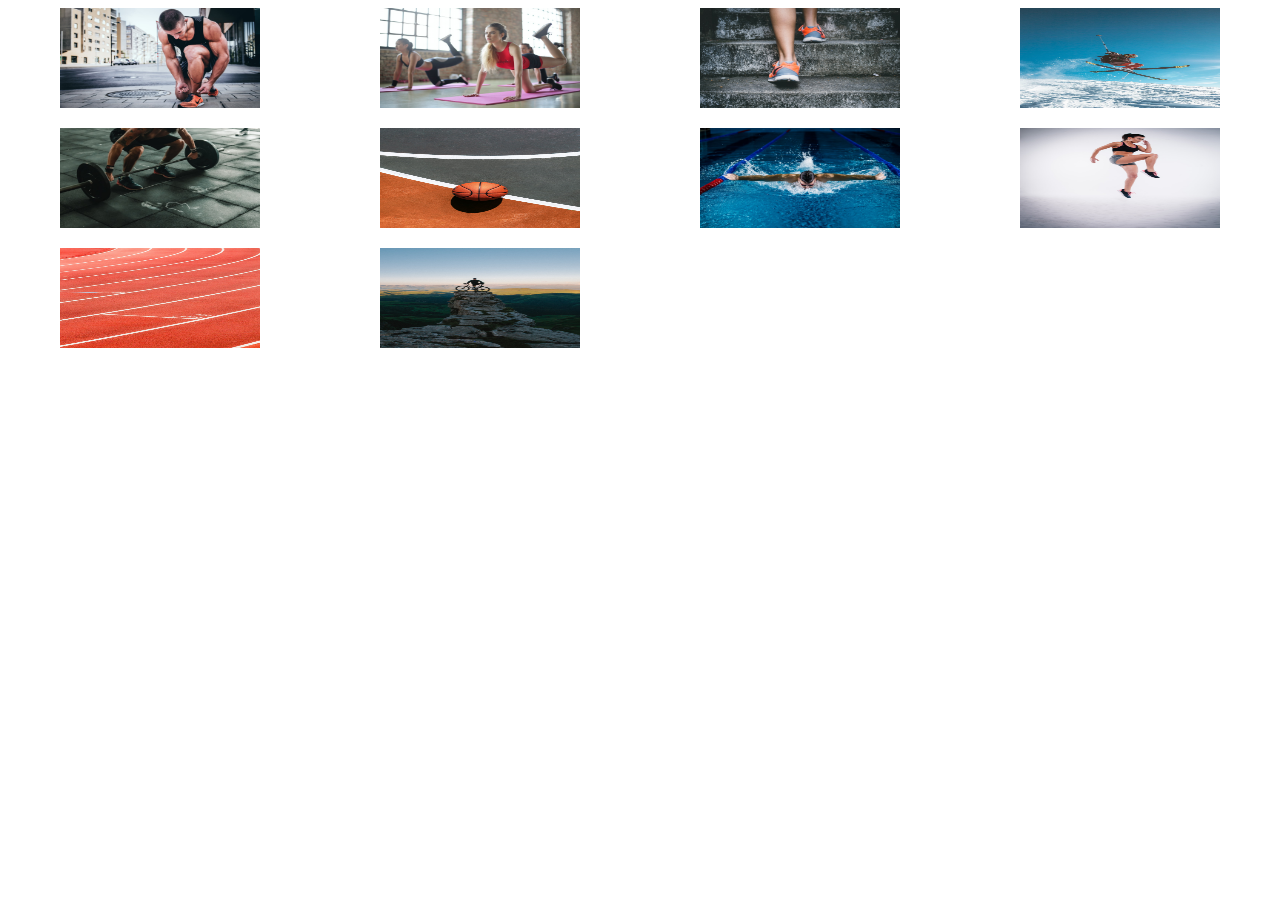
<file: ex01/src/index.html>
<!DOCTYPE html>
<html>

<head>
    <title>Gallery's page</title>
    <link rel="stylesheet" href="../styles/index.css">
</head>

<body>
    <div class="grid-container">
        <div class="grid-item">
            <img id="myBtn" onmouseover="imageHover(this)" onmouseout="imageOut(this)" src="../images/img1.jpg" alt="Marathon">
            <div class="overlay">
                <div onclick="openModal(this)" class="text">Marathon</div>
            </div>
        </div>
        <div class="grid-item">            
            <img src="../images/img2.jpg" alt="Gymnastics">
            <div class="overlay">
                <div onclick="openModal(this)" class="text">Gymnastics</div>
            </div>
        </div>
        <div class="grid-item">            
            <img src="../images/img3.jpg" alt="Climbing">
            <div class="overlay">
            <div onclick="openModal(this)" class="text">Climbing</div>
            </div>
        </div>  
        <div class="pullLeft">            
            <img src="../images/img4.jpg" alt="Skiing">
            <div class="overlay">
            <div onclick="openModal(this)" class="text">Skiing</div>
            </div>
        </div>
        <div class="grid-item">            
            <img src="../images/img5.jpg" alt="Weight Lifting">
            <div class="overlay">
            <div onclick="openModal(this)" class="text">Weight Lifting</div>
            </div>
        </div>
        <div class="grid-item">            
            <img src="../images/img6.jpg" alt="Basketball">
            <div class="overlay">
            <div onclick="openModal(this)" class="text">Basketball</div>
            </div>
        </div> 
        <div class="grid-item">            
            <img src="../images/img7.jpg" alt="Swimming">
            <div class="overlay">
            <div onclick="openModal(this)" class="text">Swimming</div>
            </div>
        </div>
        <div class="pullLeft">            
            <img src="../images/img8.jpg" alt="Jogging">
            <div class="overlay">
            <div onclick="openModal(this)" class="text">Jogging</div>
            </div>
        </div>
        <div class="grid-item">            
            <img src="../images/img9.jpg" alt="Running">
            <div class="overlay">
            <div onclick="openModal(this)" class="text">Running</div>
            </div>
        </div>
        <div class="grid-item">            
            <img src="../images/img10.jpg" alt="Cycling">
            <div class="overlay">
            <div onclick="openModal(this)" class="text">Cycling</div>
            </div>
        </div>
      </div>

   <!-- Trigger/Open The Modal -->
<!--<button id="myBtn"><img src="../images/img10.jpg" alt="image10"></button> -->

<!-- The Modal -->
<div id="marathonModal" class="modal">

  <!-- Modal content -->
  <div id="content" class="modal-content">
    <span class="close" onclick="hideModal(this)">&times;</span>
    <object data="../src/image01.html" width="100%" height="100%"></object>
  </div>
</div>

<div id="gymnasticModal" class="modal">

    <!-- Modal content -->
    <div id="content" class="modal-content">
      <span class="close" onclick="hideModal(this)">&times;</span>
      <object data="../src/image02.html" width="100%" height="100%"></object>
    </div>
  </div>

  <div id="climbingModal" class="modal">

    <!-- Modal content -->
    <div id="content" class="modal-content">
      <span class="close" onclick="hideModal(this)">&times;</span>
      <object data="../src/image03.html" width="100%" height="100%"></object>
    </div>
  </div>

  <div id="skiingModal" class="modal">

    <!-- Modal content -->
    <div id="content" class="modal-content">
      <span class="close" onclick="hideModal(this)">&times;</span>
      <object data="../src/image04.html" width="100%" height="100%"></object>
    </div>
  </div>

  <div id="weightLiftingModal" class="modal">

    <!-- Modal content -->
    <div id="content" class="modal-content">
      <span class="close" onclick="hideModal(this)">&times;</span>
      <object data="../src/image05.html" width="100%" height="100%"></object>
    </div>
  </div>

  <div id="basketballModal" class="modal">

    <!-- Modal content -->
    <div id="content" class="modal-content">
      <span class="close" onclick="hideModal(this)">&times;</span>
      <object data="../src/image06.html" width="100%" height="100%"></object>
    </div>
  </div>

  <div id="swimmingModal" class="modal">

    <!-- Modal content -->
    <div id="content" class="modal-content">
      <span class="close" onclick="hideModal(this)">&times;</span>
      <object data="../src/image07.html" width="100%" height="100%"></object>
    </div>
  </div>

  <div id="joggingModal" class="modal">

    <!-- Modal content -->
    <div id="content" class="modal-content">
      <span class="close" onclick="hideModal(this)">&times;</span>
      <object data="../src/image08.html" width="100%" height="100%"></object>
    </div>
  </div>

  <div id="runningModal" class="modal">

    <!-- Modal content -->
    <div id="content" class="modal-content">
      <span class="close" onclick="hideModal(this)">&times;</span>
      <object data="../src/image09.html" width="100%" height="100%"></object>
    </div>
  </div>

  <div id="cyclingModal" class="modal">

    <!-- Modal content -->
    <div id="content" class="modal-content">
      <span class="close" onclick="hideModal(this)">&times;</span>
      <object data="../src/image10.html" width="100%" height="100%"></object>
    </div>
  </div>

<script src="../scripts/index.js"></script>
</body>

</html>
</file>
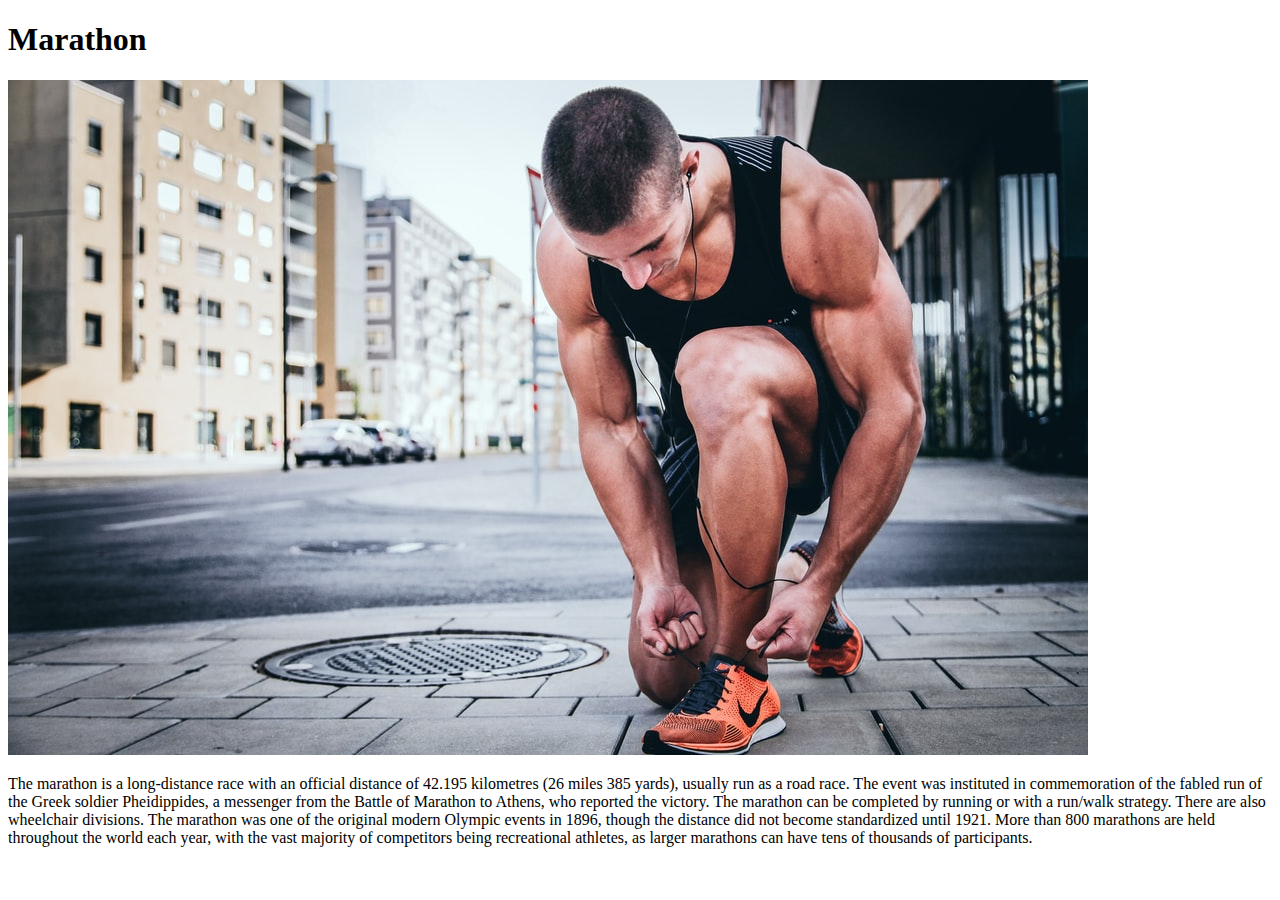
<file: ex01/src/image01.html>
<!DOCTYPE html>
<html>

<head></head>

<body>
    <h1>Marathon</h1>
    <img src="../images/img1.jpg" alt="marathon">
    <p>The marathon is a long-distance race with an official distance of 42.195 kilometres (26 miles 385 yards), usually
        run as a road race. The event was instituted in commemoration of the fabled run of the Greek soldier
        Pheidippides, a messenger from the Battle of Marathon to Athens, who reported the victory. The marathon can be
        completed by running or with a run/walk strategy. There are also wheelchair divisions.

        The marathon was one of the original modern Olympic events in 1896, though the distance did not become
        standardized until 1921. More than 800 marathons are held throughout the world each year, with the vast majority
        of competitors being recreational athletes, as larger marathons can have tens of thousands of participants.</p>

</body>

</html>
</file>
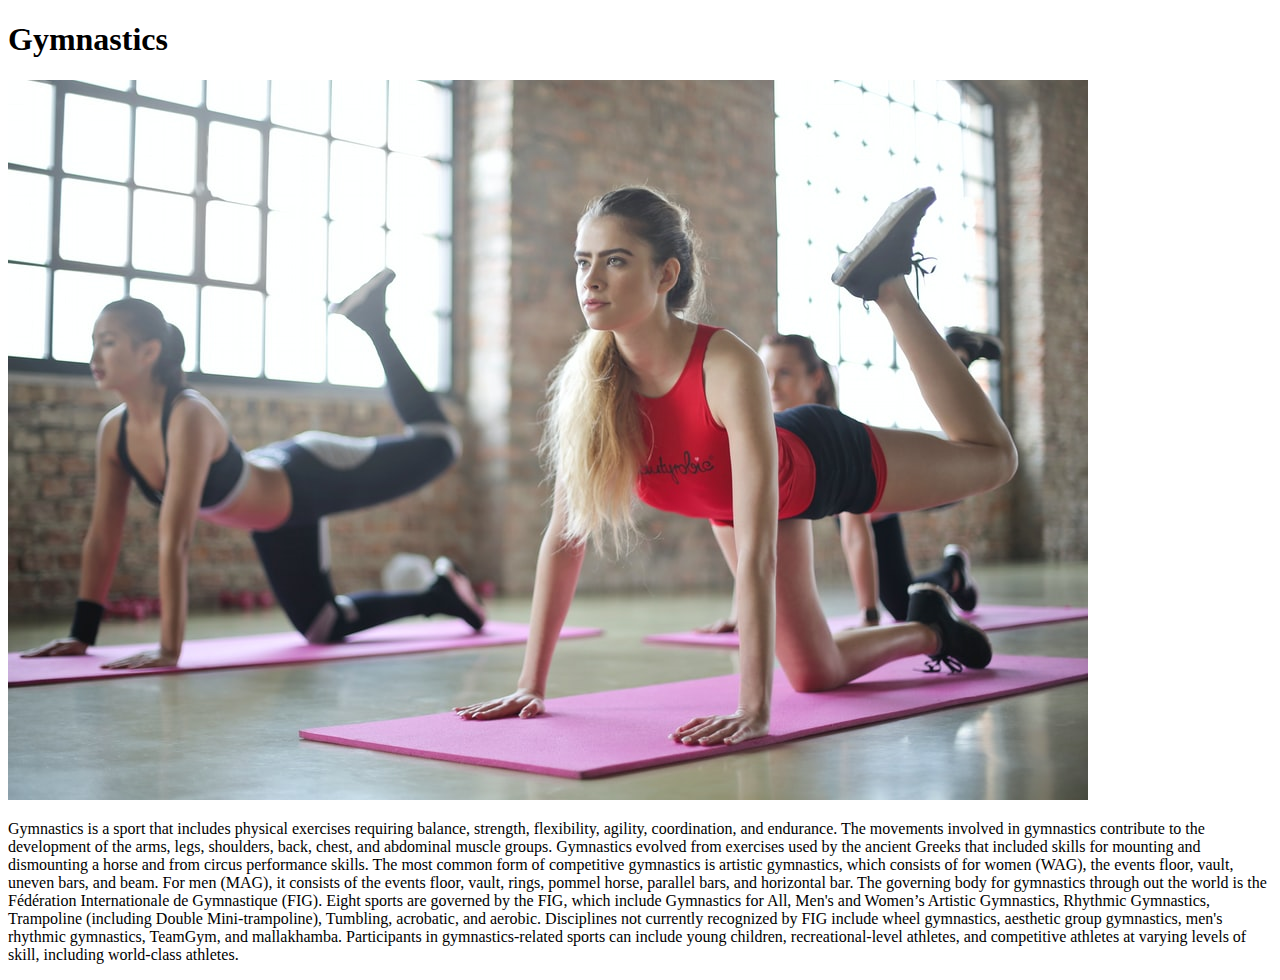
<file: ex01/src/image02.html>
<!DOCTYPE html>
<html>

<head></head>

<body>
    <h1>Gymnastics</h1>
    <img src="../images/img2.jpg" alt="Gymnastics">
    <p>Gymnastics is a sport that includes physical exercises requiring balance, strength, flexibility, agility,
        coordination, and endurance. The movements involved in gymnastics contribute to the development of the arms,
        legs, shoulders, back, chest, and abdominal muscle groups. Gymnastics evolved from exercises used by the ancient
        Greeks that included skills for mounting and dismounting a horse and from circus performance skills.

        The most common form of competitive gymnastics is artistic gymnastics, which consists of for women (WAG), the
        events floor, vault, uneven bars, and beam. For men (MAG), it consists of the events floor, vault, rings, pommel
        horse, parallel bars, and horizontal bar. The governing body for gymnastics through out the world is the
        Fédération Internationale de Gymnastique (FIG). Eight sports are governed by the FIG, which include Gymnastics
        for All, Men's and Women’s Artistic Gymnastics, Rhythmic Gymnastics, Trampoline (including Double
        Mini-trampoline), Tumbling, acrobatic, and aerobic. Disciplines not currently recognized by FIG include wheel
        gymnastics, aesthetic group gymnastics, men's rhythmic gymnastics, TeamGym, and mallakhamba.

        Participants in gymnastics-related sports can include young children, recreational-level athletes, and
        competitive athletes at varying levels of skill, including world-class athletes.</p>

</body>

</html>
</file>
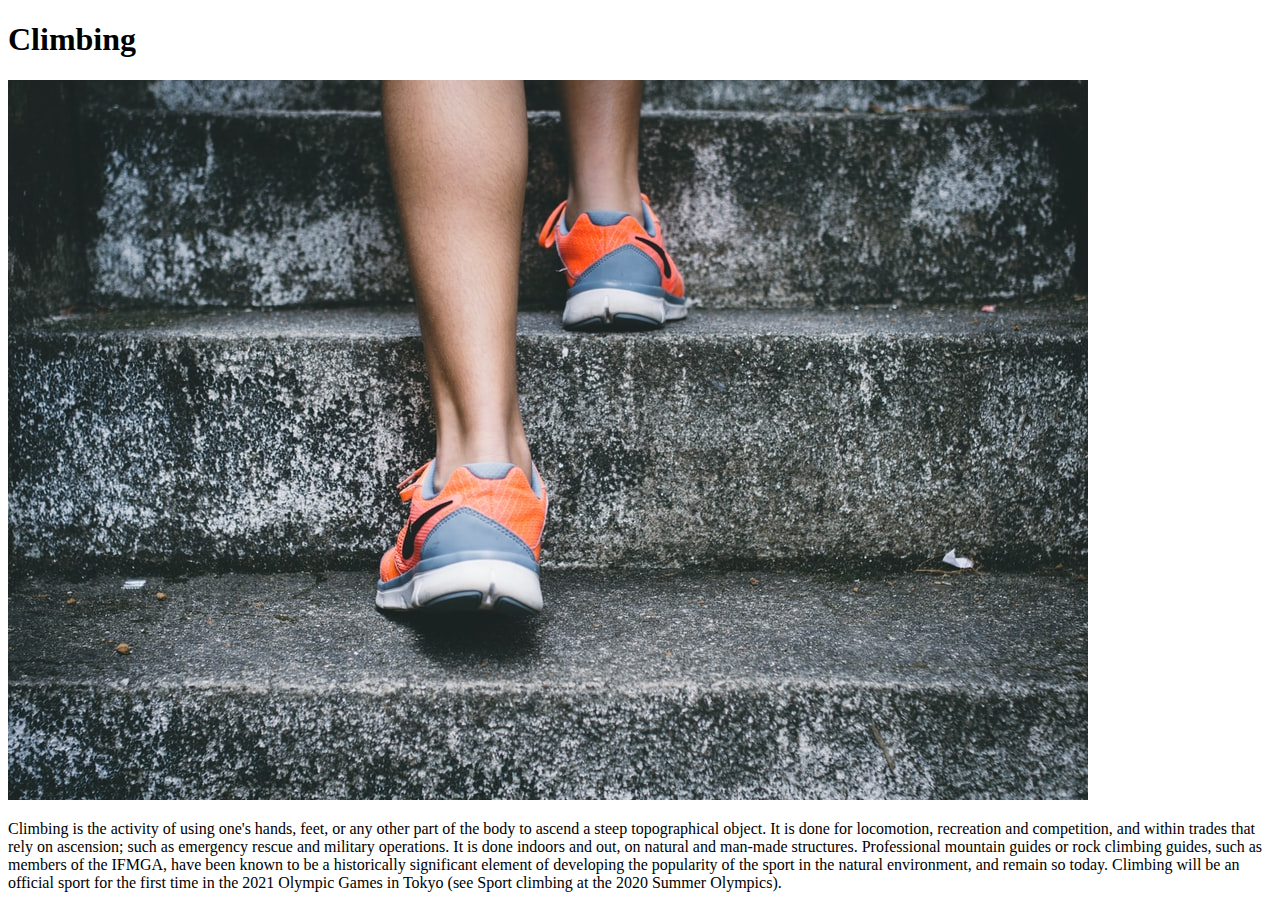
<file: ex01/src/image03.html>
<!DOCTYPE html>
<html>

<head></head>

<body>
    <h1>Climbing</h1>
    <img src="../images/img3.jpg" alt="Climbing">
    <p>Climbing is the activity of using one's hands, feet, or any other part of the body to ascend a steep
        topographical object. It is done for locomotion, recreation and competition, and within trades that rely on
        ascension; such as emergency rescue and military operations. It is done indoors and out, on natural and man-made
        structures.

        Professional mountain guides or rock climbing guides, such as members of the IFMGA, have been known to be a
        historically significant element of developing the popularity of the sport in the natural environment, and
        remain so today.

        Climbing will be an official sport for the first time in the 2021 Olympic Games in Tokyo (see Sport climbing at
        the 2020 Summer Olympics).</p>

</body>

</html>
</file>
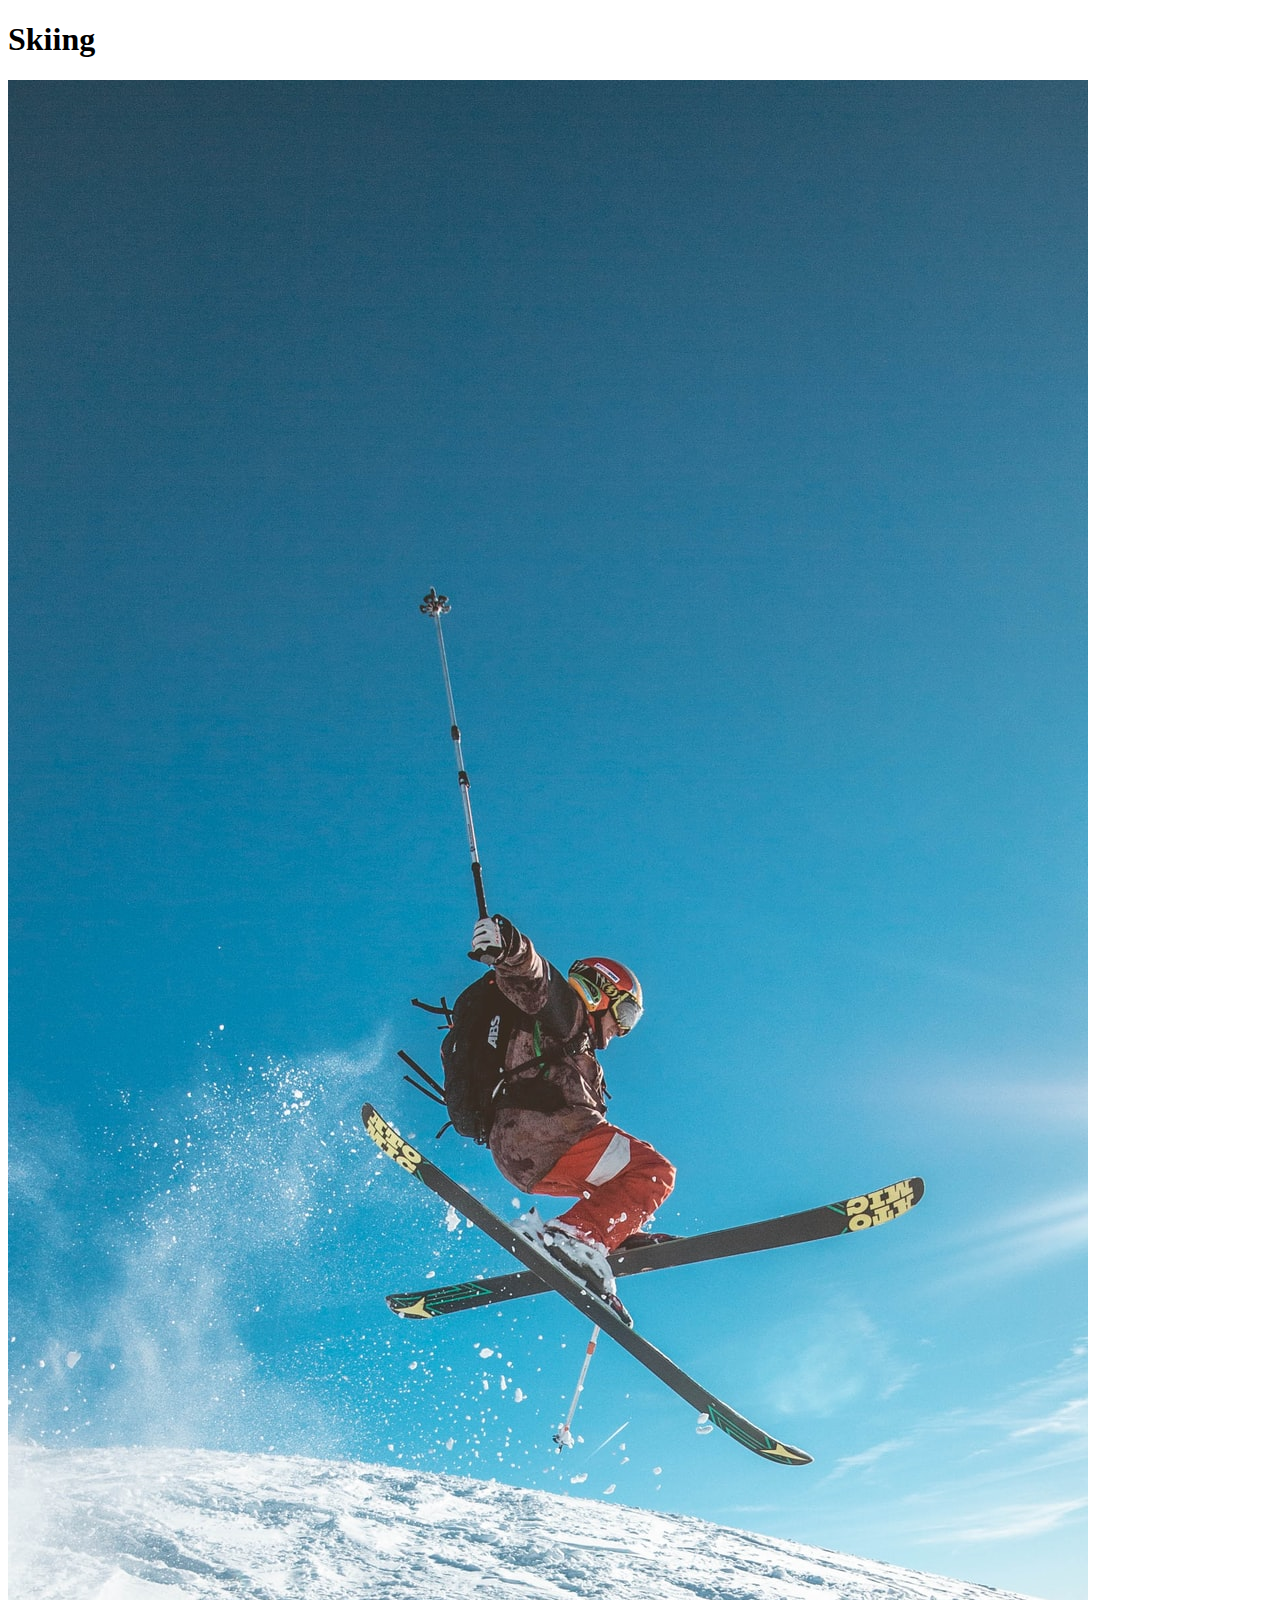
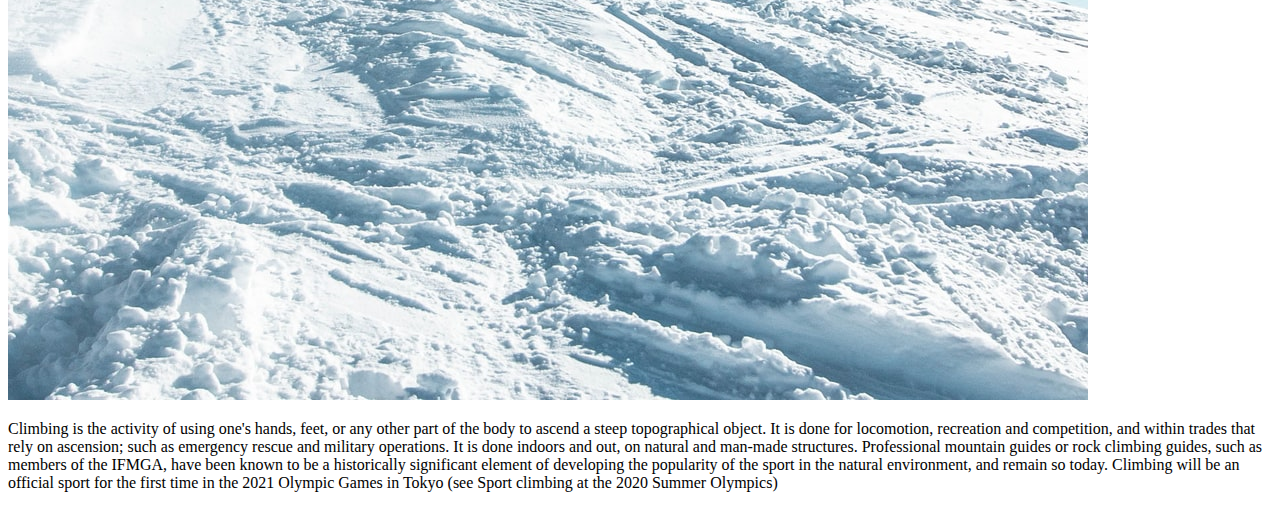
<file: ex01/src/image04.html>
<!DOCTYPE html>
<html>

<head></head>

<body>
    <h1>Skiing</h1>
    <img src="../images/img4.jpg" alt="Skiing">
    <p>Climbing is the activity of using one's hands, feet, or any other part of the body to ascend a steep
        topographical object. It is done for locomotion, recreation and competition, and within trades that rely on
        ascension; such as emergency rescue and military operations. It is done indoors and out, on natural and man-made
        structures.

        Professional mountain guides or rock climbing guides, such as members of the IFMGA, have been known to be a
        historically significant element of developing the popularity of the sport in the natural environment, and
        remain so today.

        Climbing will be an official sport for the first time in the 2021 Olympic Games in Tokyo (see Sport climbing at
        the 2020 Summer Olympics)</p>

</body>

</html>
</file>
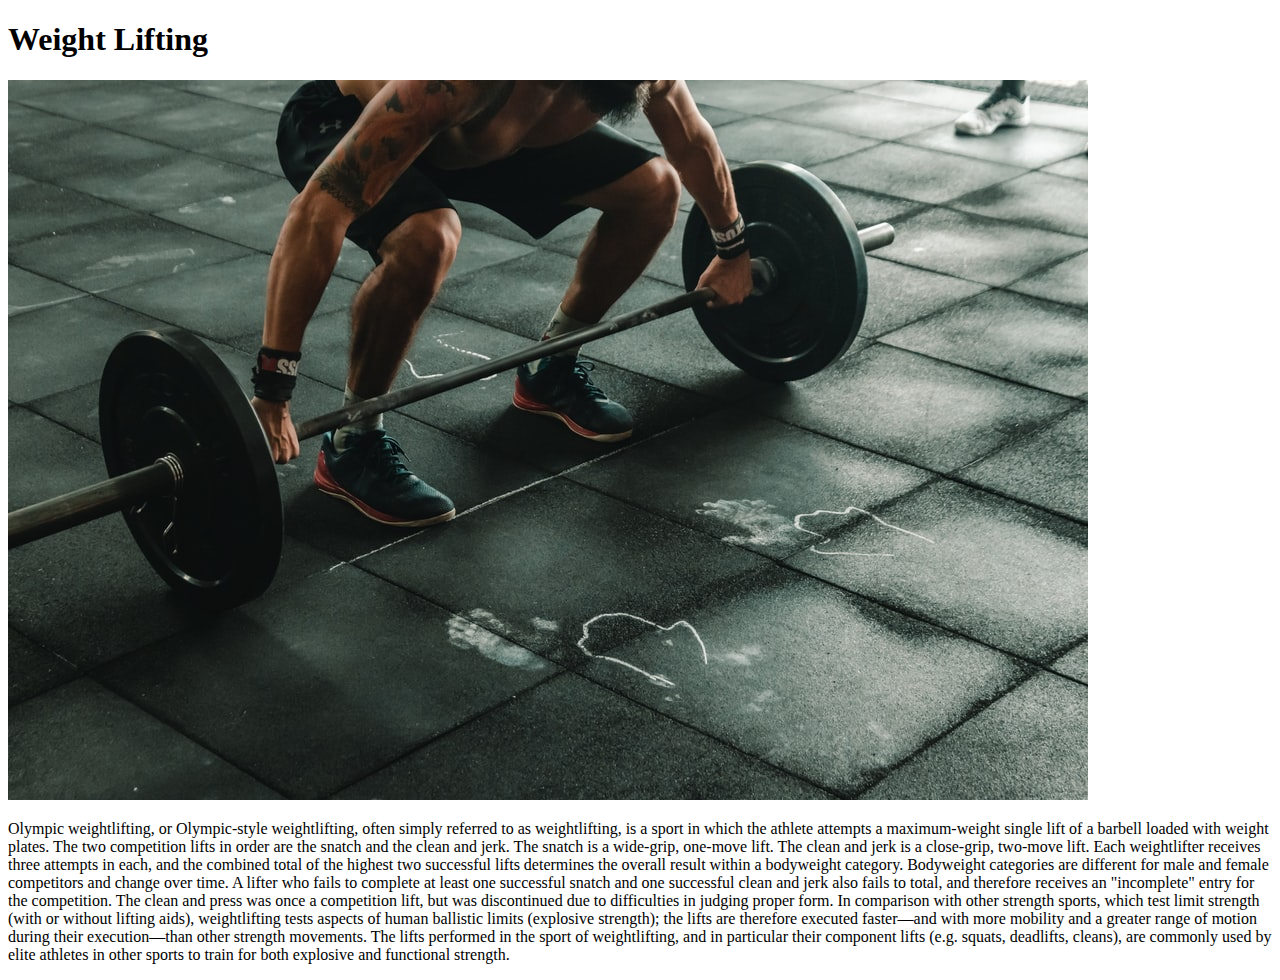
<file: ex01/src/image05.html>
<!DOCTYPE html>
<html>

<head></head>

<body>
    <h1>Weight Lifting</h1>
    <img src="../images/img5.jpg" alt="Weight Lifting">
    <p>Olympic weightlifting, or Olympic-style weightlifting, often simply referred to as weightlifting, is a sport in
        which the athlete attempts a maximum-weight single lift of a barbell loaded with weight plates.

        The two competition lifts in order are the snatch and the clean and jerk. The snatch is a wide-grip, one-move
        lift. The clean and jerk is a close-grip, two-move lift. Each weightlifter receives three attempts in each, and
        the combined total of the highest two successful lifts determines the overall result within a bodyweight
        category. Bodyweight categories are different for male and female competitors and change over time. A lifter who
        fails to complete at least one successful snatch and one successful clean and jerk also fails to total, and
        therefore receives an "incomplete" entry for the competition. The clean and press was once a competition lift,
        but was discontinued due to difficulties in judging proper form.

        In comparison with other strength sports, which test limit strength (with or without lifting aids),
        weightlifting tests aspects of human ballistic limits (explosive strength); the lifts are therefore executed
        faster—and with more mobility and a greater range of motion during their execution—than other strength
        movements.

        The lifts performed in the sport of weightlifting, and in particular their component lifts (e.g. squats,
        deadlifts, cleans), are commonly used by elite athletes in other sports to train for both explosive and
        functional strength.</p>

</body>

</html>
</file>
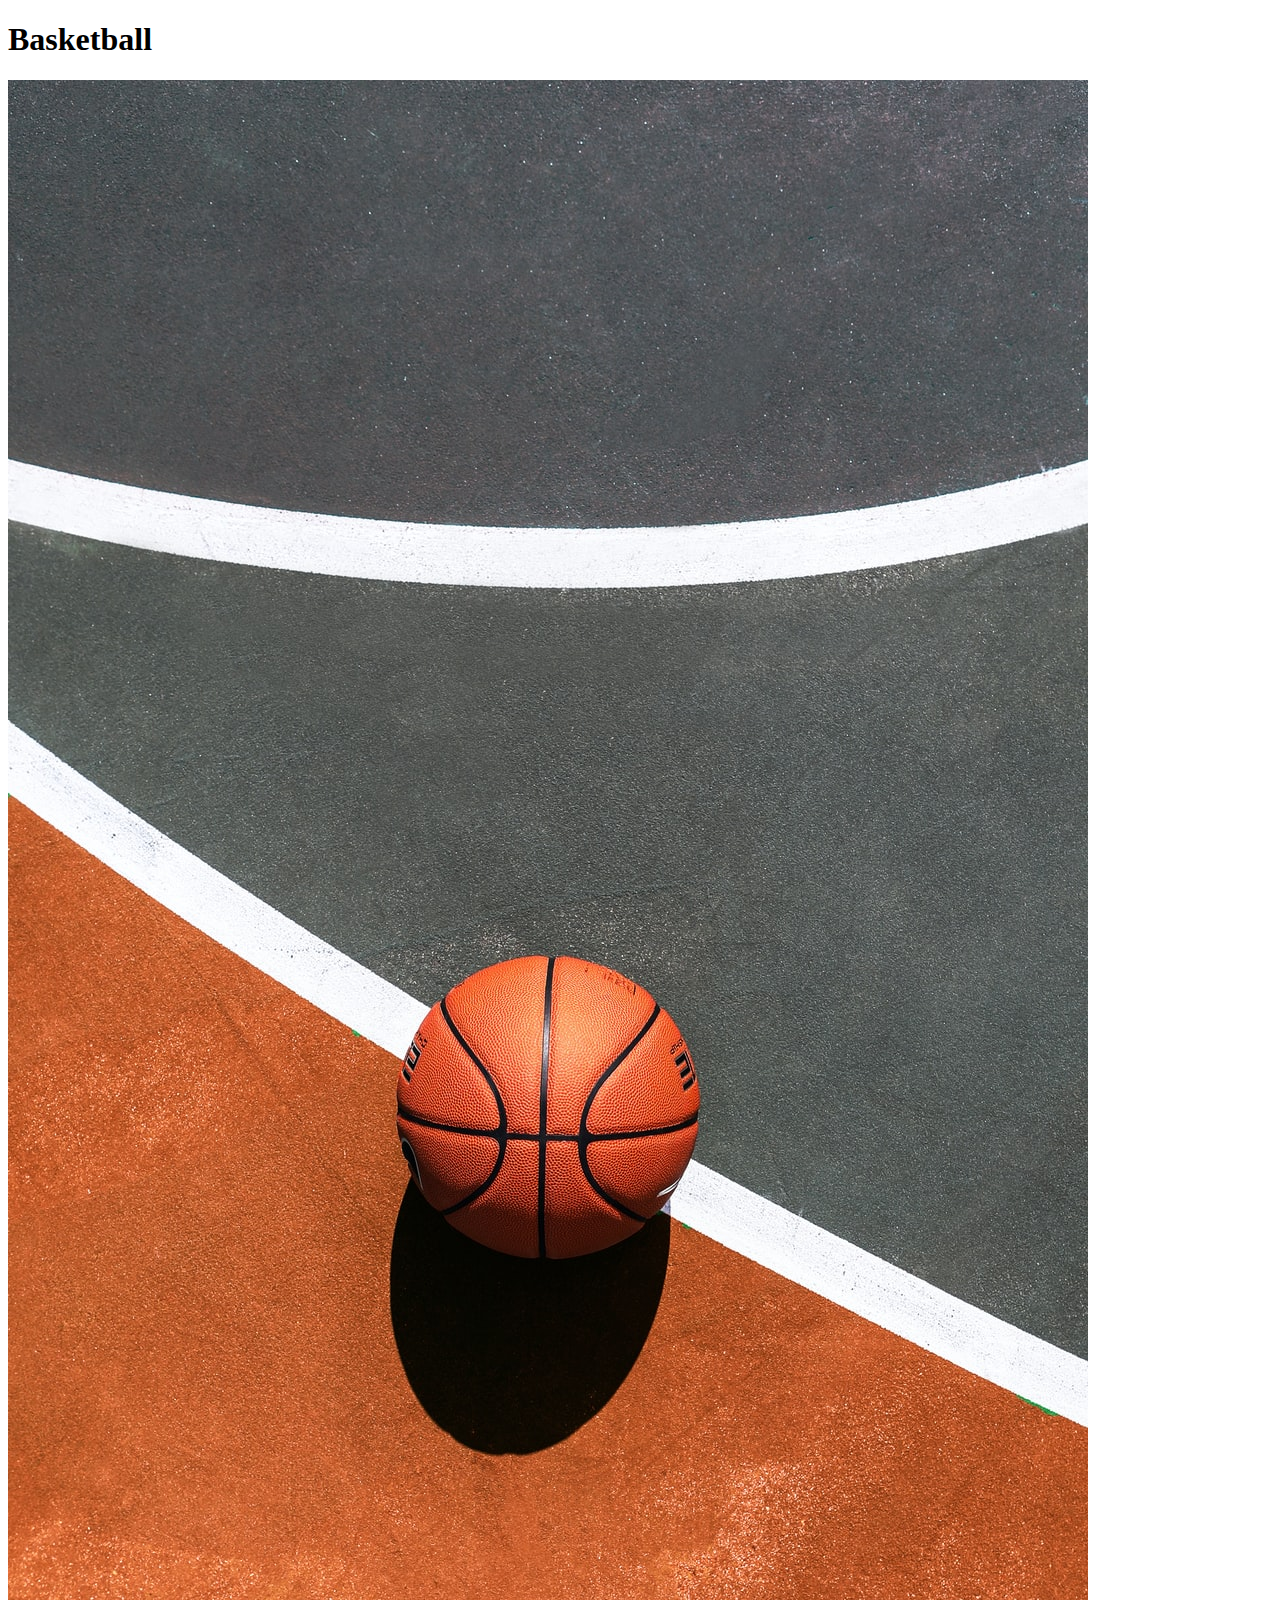
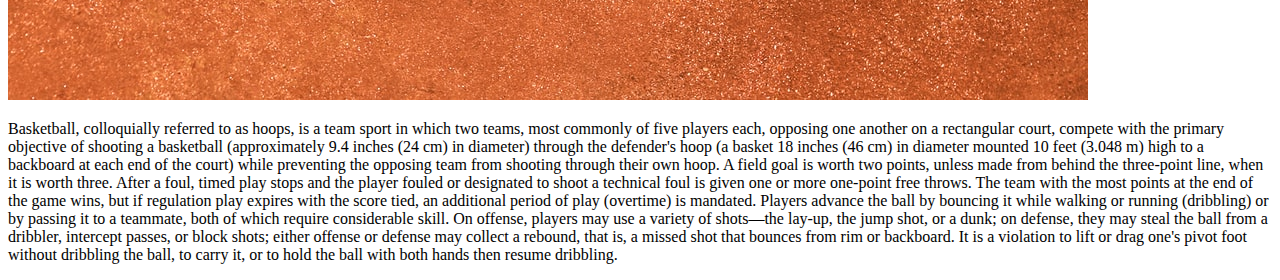
<file: ex01/src/image06.html>
<!DOCTYPE html>
<html>

<head></head>

<body>
    <h1>Basketball</h1>
    <img src="../images/img6.jpg" alt="Basketball">
    <p>Basketball, colloquially referred to as hoops, is a team sport in which two teams, most commonly of five players
        each, opposing one another on a rectangular court, compete with the primary objective of shooting a basketball
        (approximately 9.4 inches (24 cm) in diameter) through the defender's hoop (a basket 18 inches (46 cm) in
        diameter mounted 10 feet (3.048 m) high to a backboard at each end of the court) while preventing the opposing
        team from shooting through their own hoop. A field goal is worth two points, unless made from behind the
        three-point line, when it is worth three. After a foul, timed play stops and the player fouled or designated to
        shoot a technical foul is given one or more one-point free throws. The team with the most points at the end of
        the game wins, but if regulation play expires with the score tied, an additional period of play (overtime) is
        mandated.

        Players advance the ball by bouncing it while walking or running (dribbling) or by passing it to a teammate,
        both of which require considerable skill. On offense, players may use a variety of shots—the lay-up, the jump
        shot, or a dunk; on defense, they may steal the ball from a dribbler, intercept passes, or block shots; either
        offense or defense may collect a rebound, that is, a missed shot that bounces from rim or backboard. It is a
        violation to lift or drag one's pivot foot without dribbling the ball, to carry it, or to hold the ball with
        both hands then resume dribbling.</p>

</body>

</html>
</file>
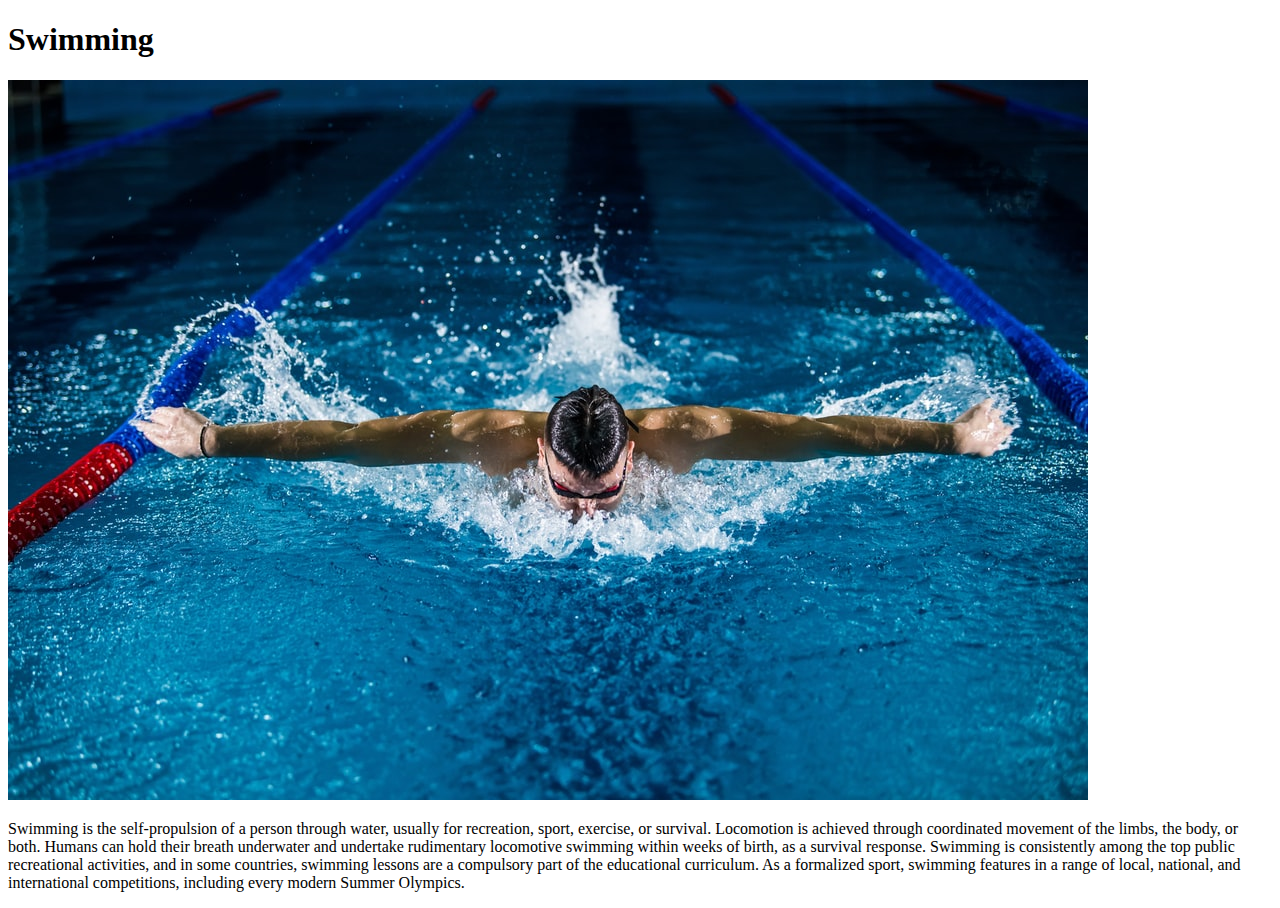
<file: ex01/src/image07.html>
<!DOCTYPE html>
<html>

<head></head>

<body>
    <h1>Swimming</h1>
    <img src="../images/img7.jpg" alt="Swimming">
    <p>Swimming is the self-propulsion of a person through water, usually for recreation, sport, exercise, or survival.
        Locomotion is achieved through coordinated movement of the limbs, the body, or both. Humans can hold their
        breath underwater and undertake rudimentary locomotive swimming within weeks of birth, as a survival response.

        Swimming is consistently among the top public recreational activities, and in some countries, swimming lessons
        are a compulsory part of the educational curriculum. As a formalized sport, swimming features in a range of
        local, national, and international competitions, including every modern Summer Olympics.</p>

</body>

</html>
</file>
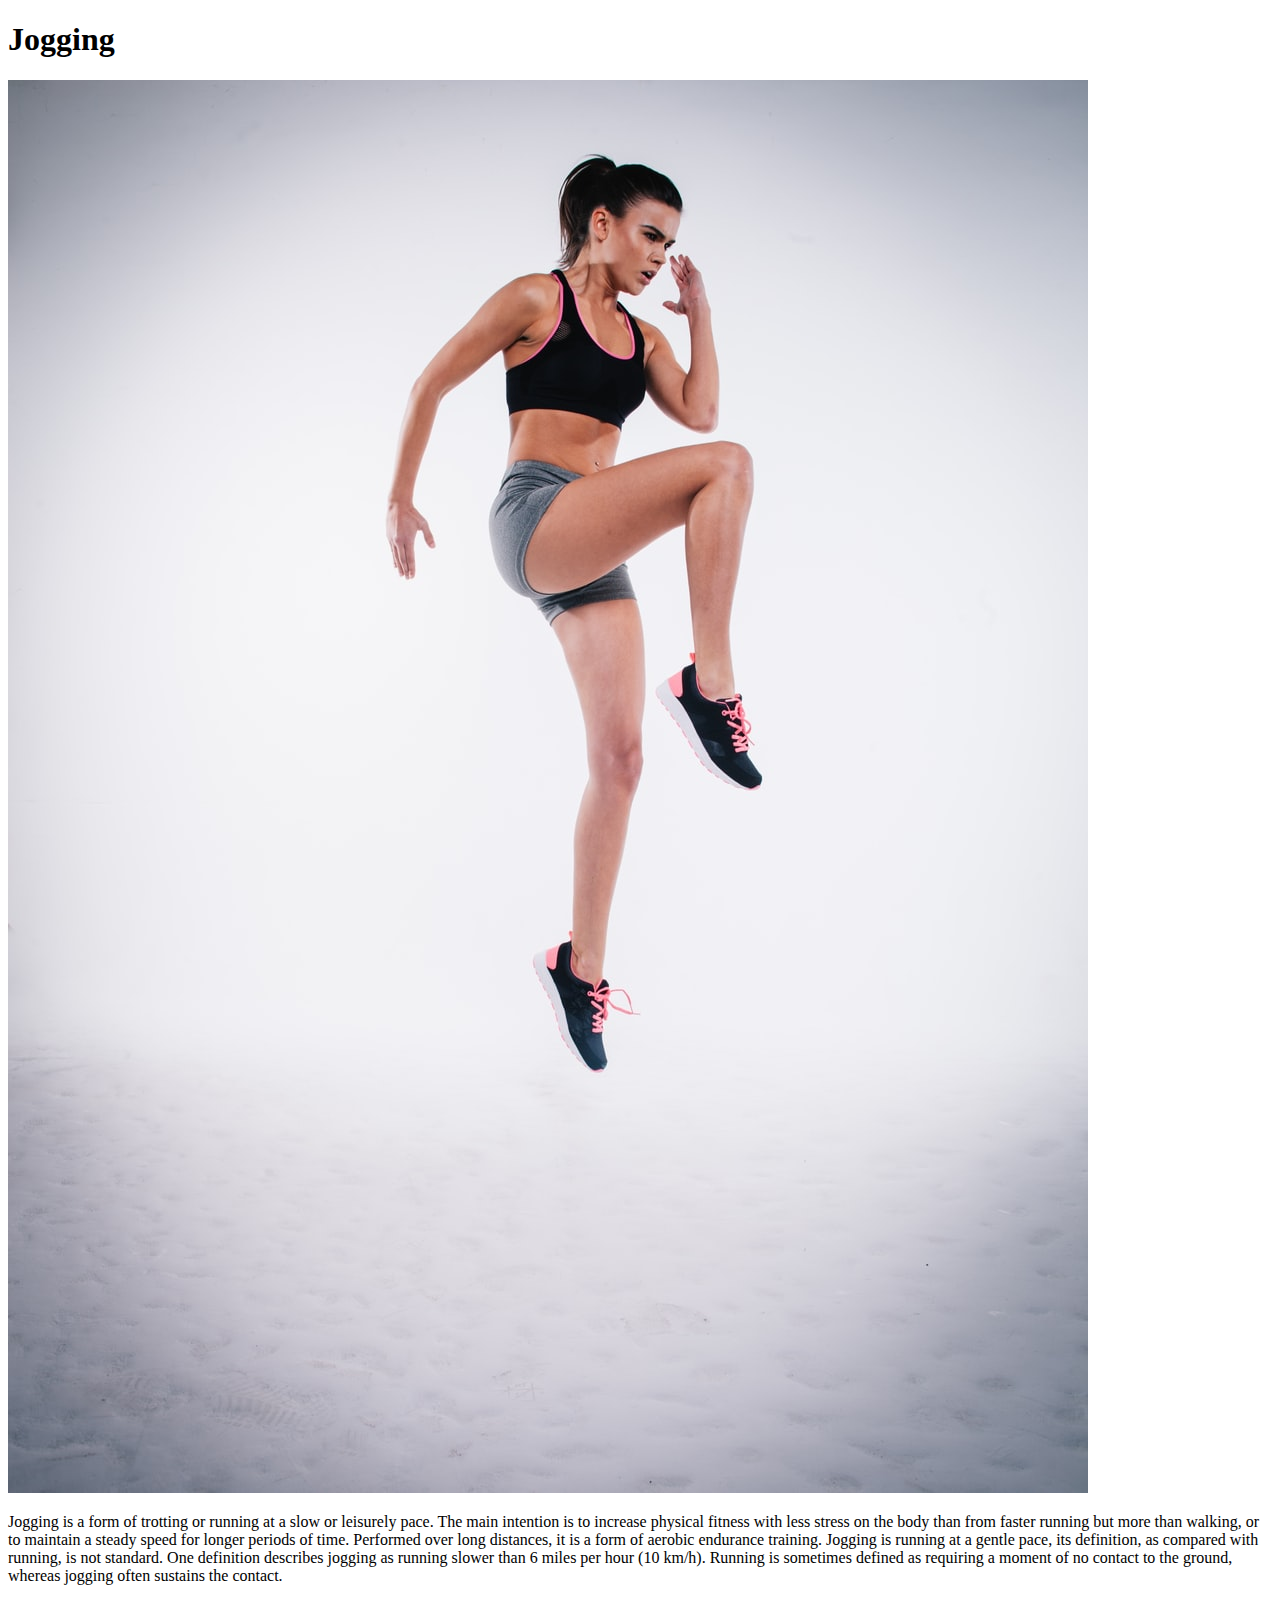
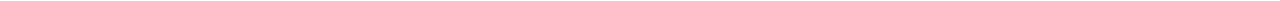
<file: ex01/src/image08.html>
<!DOCTYPE html>
<html>

<head></head>

<body>
    <h1>Jogging</h1>
    <img src="../images/img8.jpg" alt="Jogging">
    <p>Jogging is a form of trotting or running at a slow or leisurely pace. The main intention is to increase physical
        fitness with less stress on the body than from faster running but more than walking, or to maintain a steady
        speed for longer periods of time. Performed over long distances, it is a form of aerobic endurance training.

        Jogging is running at a gentle pace, its definition, as compared with running, is not standard. One definition
        describes jogging as running slower than 6 miles per hour (10 km/h). Running is sometimes defined as requiring a
        moment of no contact to the ground, whereas jogging often sustains the contact.</p>

</body>

</html>
</file>
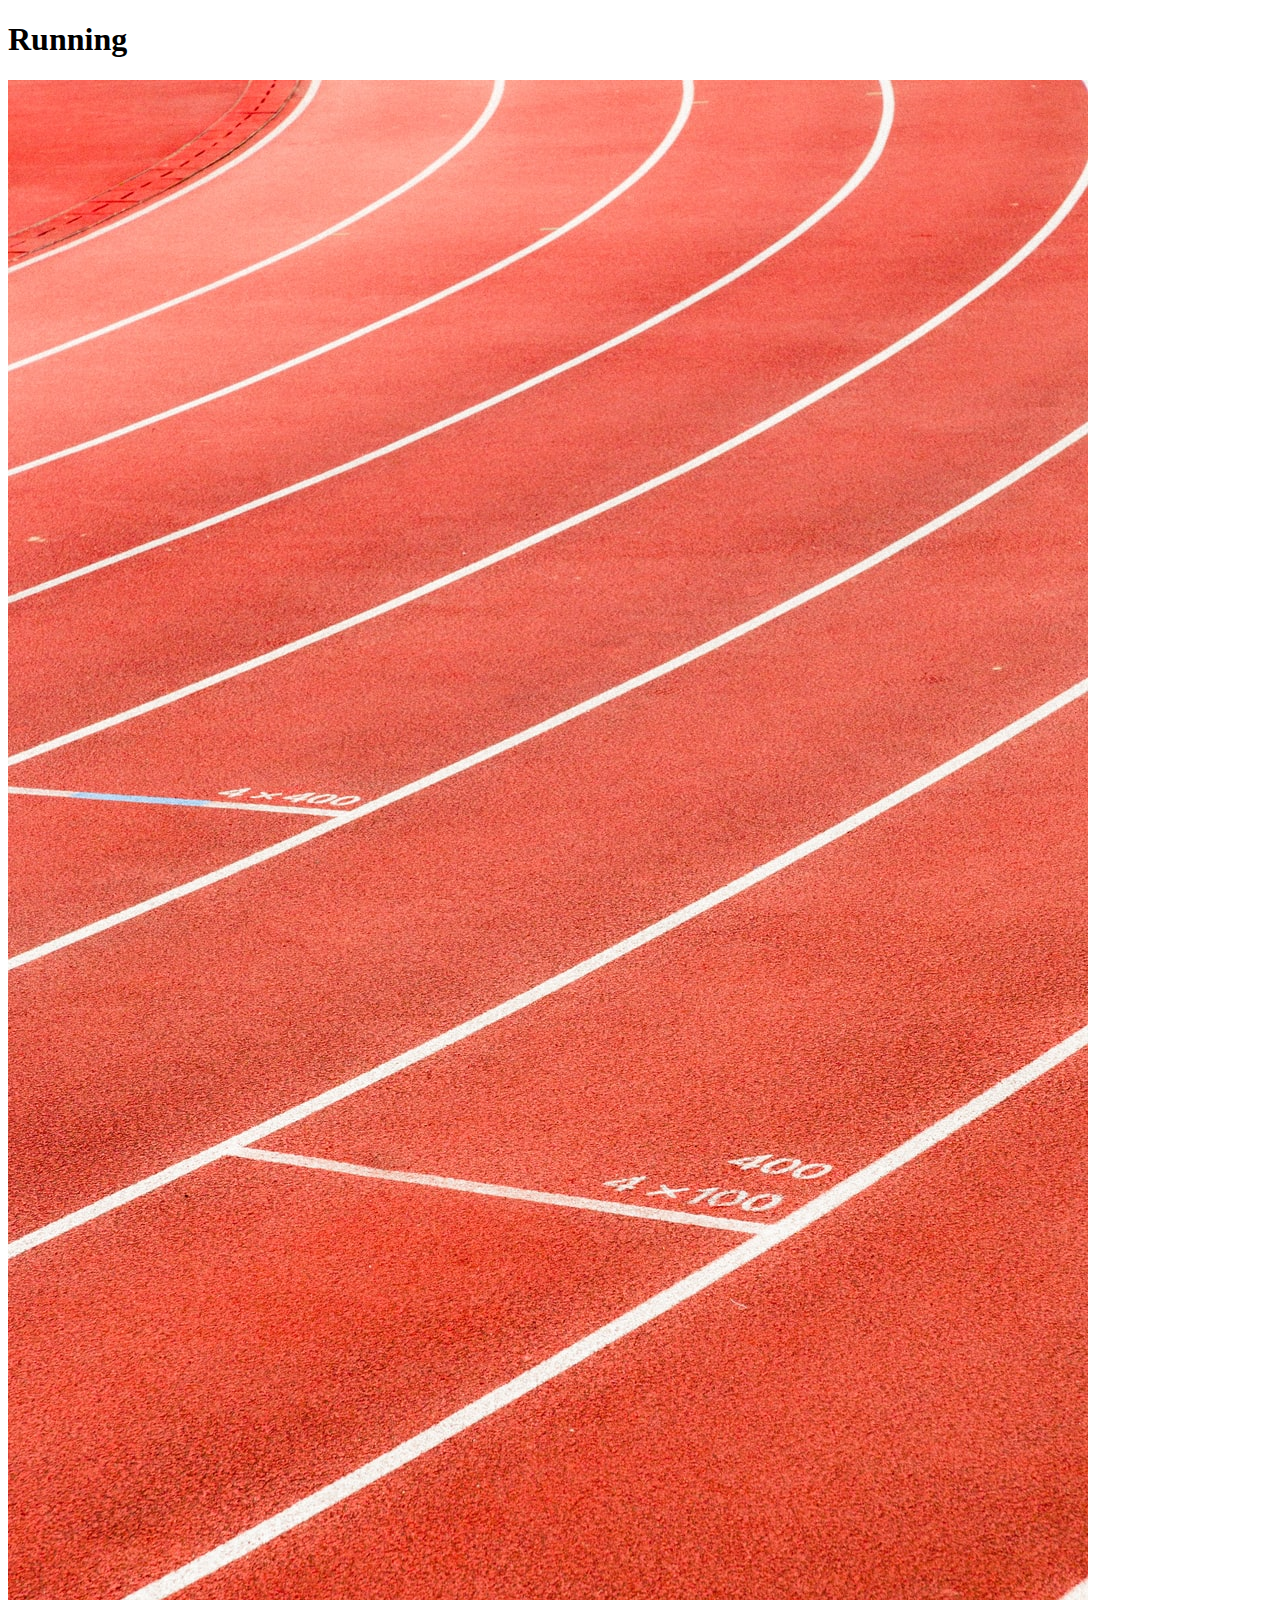
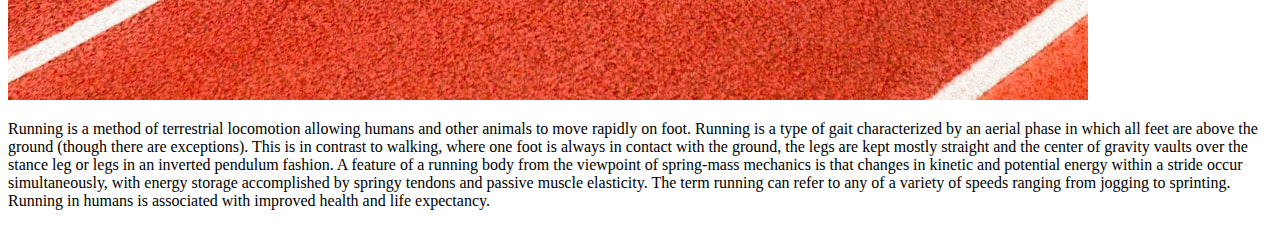
<file: ex01/src/image09.html>
<!DOCTYPE html>
<html>

<head></head>

<body>
    <h1>Running</h1>
    <img src="../images/img9.jpg" alt="Running">
    <p>Running is a method of terrestrial locomotion allowing humans and other animals to move rapidly on foot. Running
        is a type of gait characterized by an aerial phase in which all feet are above the ground (though there are
        exceptions). This is in contrast to walking, where one foot is always in contact with the ground, the legs are
        kept mostly straight and the center of gravity vaults over the stance leg or legs in an inverted pendulum
        fashion. A feature of a running body from the viewpoint of spring-mass mechanics is that changes in kinetic and
        potential energy within a stride occur simultaneously, with energy storage accomplished by springy tendons and
        passive muscle elasticity. The term running can refer to any of a variety of speeds ranging from jogging to
        sprinting.

        Running in humans is associated with improved health and life expectancy.</p>

</body>

</html>
</file>
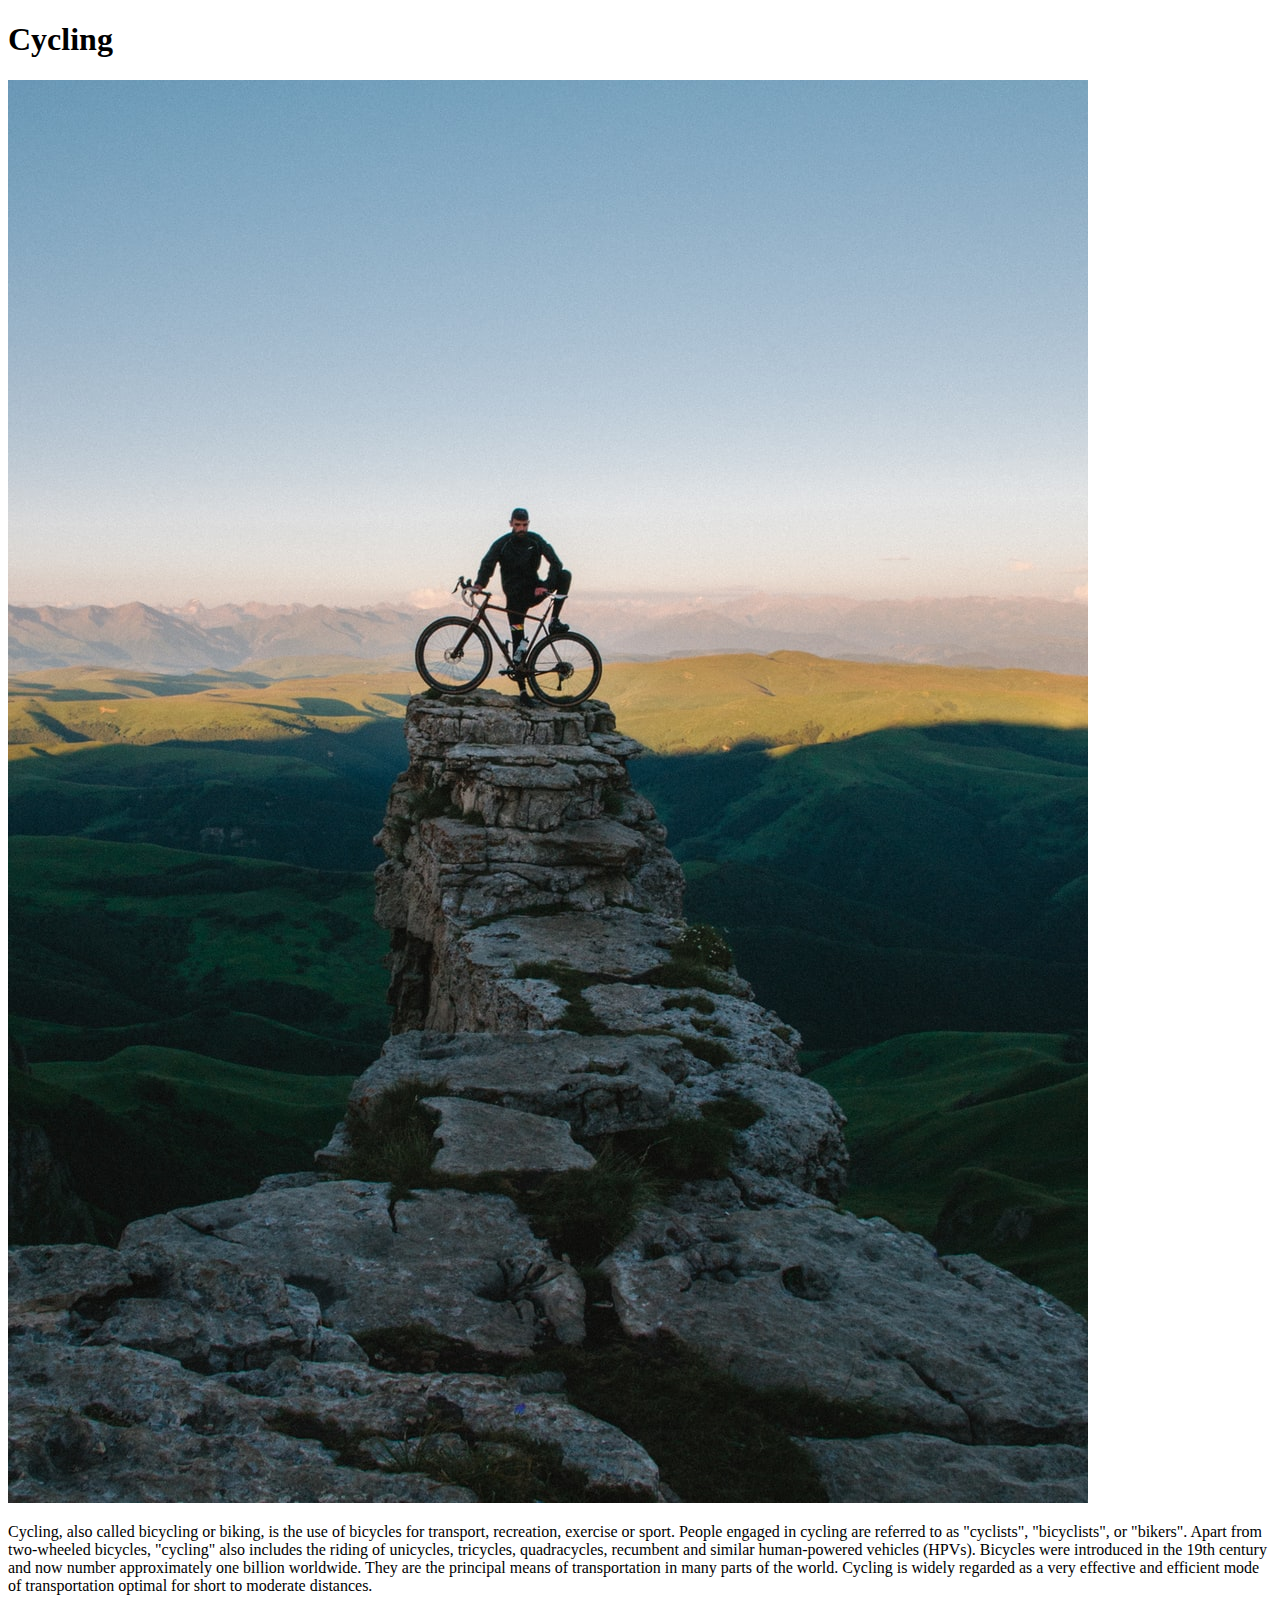
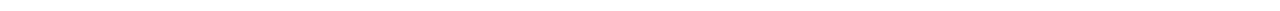
<file: ex01/src/image10.html>
<!DOCTYPE html>
<html>

<head></head>

<body>
    <h1>Cycling</h1>
    <img src="../images/img10.jpg" alt="Cycling">
    <p>Cycling, also called bicycling or biking, is the use of bicycles for transport, recreation, exercise or sport.
        People engaged in cycling are referred to as "cyclists", "bicyclists", or "bikers". Apart from two-wheeled
        bicycles, "cycling" also includes the riding of unicycles, tricycles, quadracycles, recumbent and similar
        human-powered vehicles (HPVs).

        Bicycles were introduced in the 19th century and now number approximately one billion worldwide. They are the
        principal means of transportation in many parts of the world.

        Cycling is widely regarded as a very effective and efficient mode of transportation optimal for short to
        moderate distances.</p>

</body>

</html>
</file>
<file: ex01/styles/index.css>
.grid-container {
    display: grid;
    grid-template-columns: auto auto auto auto;
    grid-gap: 1rem;
    max-width: 1440px;
    margin: 0 auto;
  }
  .grid-item, .pullLeft {
    text-align: center;
    position: relative;
  }
  img {
      width: 200px;
      height: 100px;
  }
  .overlay {
    position: absolute;
    top: 0;
    bottom: 0;
    left: 0;
    right: 0;
    height: 100%;
    width: 100%;
    opacity: 0;
    transition: .5s ease;
  }
  
  .grid-item:hover img {
    opacity: 0.5;
    }
  .pullLeft:hover img {
    opacity: 0.5;
  }

  .grid-item:hover > * {
    opacity: 1;
    }
  .pullLeft:hover  > * {
    opacity: 1;
  }

  .text {
    color: black;
    font-size: 20px;
    position: absolute;
    top: 80%;
    left: 50%;
    -webkit-transform: translate(-50%, -50%);
    -ms-transform: translate(-50%, -50%);
    transform: translate(-50%, -50%);
    text-align: center;
  }
  .tile:nth-child(1){
    grid-column: span 4;
    grid-row: span 2;
}

  .modal {
    display: none; /* Hidden by default */
    position: fixed; /* Stay in place */
    z-index: 1; /* Sit on top */
    padding-top: 100px; /* Location of the box */
    left: 0;
    top: 0;
    width: 100%; /* Full width */
    height: 100%; /* Full height */
    overflow: auto; /* Enable scroll if needed */
    background-color: rgb(0,0,0); /* Fallback color */
    background-color: rgba(0,0,0,0.4); /* Black w/ opacity */
  }
  
  /* Modal Content */
  .modal-content {
    background-color: #fefefe;
    margin: auto;
    padding: 20px;
    border: 1px solid #888;
    width: 80%;
  }
  
  /* The Close Button */
  .close {
    color: #aaaaaa;
    float: right;
    font-size: 28px;
    font-weight: bold;
  }
  
  .close:hover,
  .close:focus {
    color: #000;
    text-decoration: none;
    cursor: pointer;
  }
</file>
